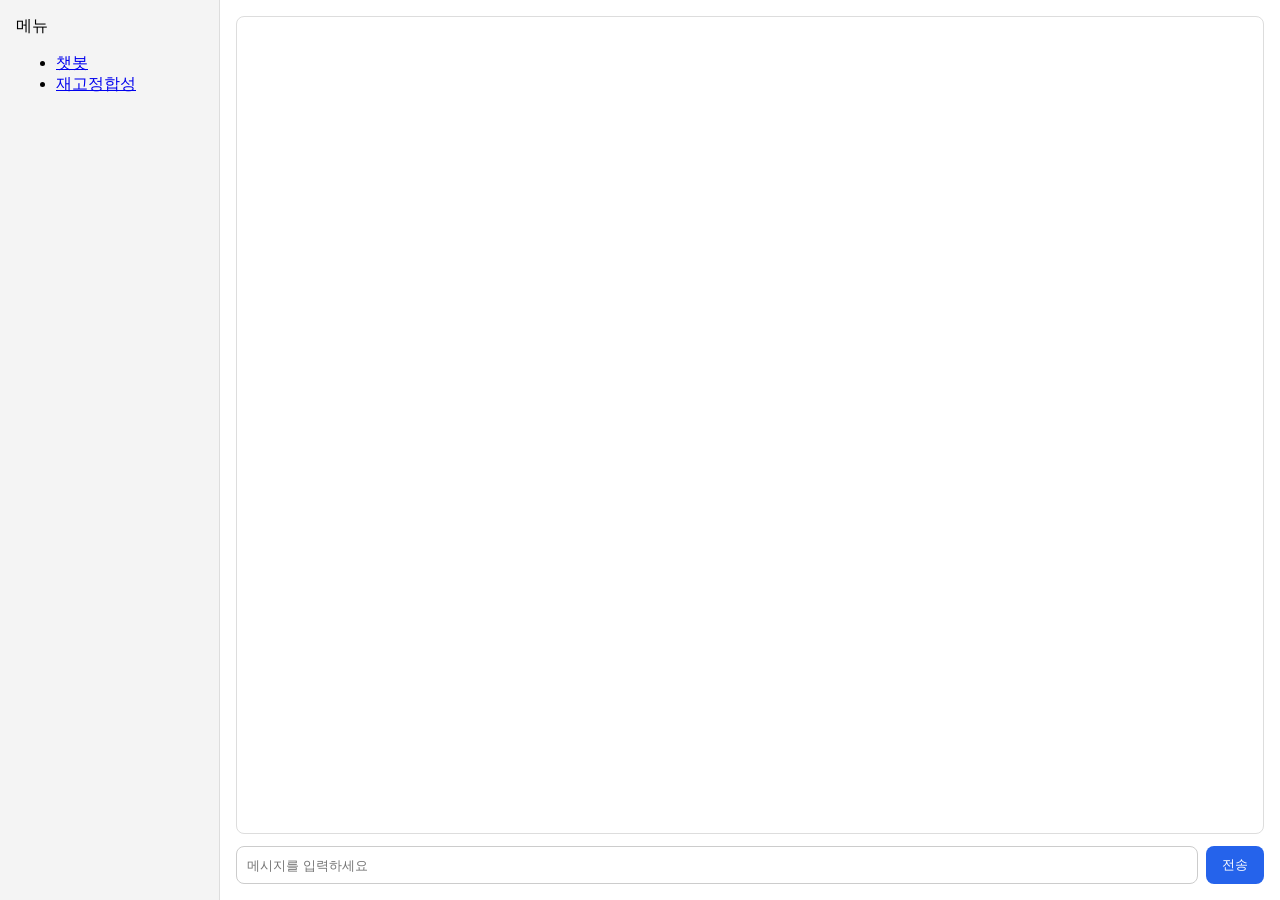
<file: target/classes/static/index.html>
<!DOCTYPE html>
<html lang="ko">
<head>
  <meta charset="UTF-8" />
  <meta name="viewport" content="width=device-width, initial-scale=1.0" />
  <title>챗봇</title>
  <style>
    body {
      margin: 0;
      font-family: Arial, sans-serif;
      display: flex;
      height: 100vh;
      overflow: hidden;
    }

    #sidebar-container {
      width: 220px;
      background: #f4f4f4;
      border-right: 1px solid #ddd;
      padding: 16px;
      box-sizing: border-box;
    }

    .main {
      flex: 1;
      display: flex;
      flex-direction: column;
      padding: 16px;
      box-sizing: border-box;
      gap: 12px;
    }

    #chatBody {
      flex: 1;
      border: 1px solid #ddd;
      border-radius: 8px;
      padding: 12px;
      overflow-y: auto;
      background: #fff;
    }

    .message {
      margin-bottom: 10px;
      display: flex;
    }

    .message.user {
      justify-content: flex-end;
    }

    .message.bot {
      justify-content: flex-start;
    }

    .bubble {
      max-width: 70%;
      padding: 10px 14px;
      border-radius: 12px;
      background: #e5e7eb;
      white-space: pre-wrap;
      word-break: break-word;
    }

    .message.user .bubble {
      background: #dbeafe;
    }

    .input-area {
      display: flex;
      gap: 8px;
    }

    #messageInput {
      flex: 1;
      padding: 10px;
      border: 1px solid #ccc;
      border-radius: 8px;
    }

    #sendBtn {
      padding: 10px 16px;
      border: none;
      border-radius: 8px;
      background: #2563eb;
      color: white;
      cursor: pointer;
    }

    #sendBtn\:disabled {
      background: #9ca3af;
      cursor: not-allowed;
    }
  </style>
</head>
<body>
  <div id="sidebar-container"></div>

  <div class="main">
    <div id="chatBody"></div>

    <div class="input-area">
      <input type="text" id="messageInput" placeholder="메시지를 입력하세요" />
      <button id="sendBtn">전송</button>
    </div>
  </div>

  <script src="./js/common.js"></script>

  <script>
    document.addEventListener("DOMContentLoaded", function () {
      const input = document.getElementById("messageInput");
      const sendBtn = document.getElementById("sendBtn");

      if (input) {
        input.addEventListener("keypress", function (e) {
          if (e.key === "Enter") {
            sendMessage();
          }
        });
      }

      if (sendBtn) {
        sendBtn.addEventListener("click", sendMessage);
      }
    });

    async function sendMessage() {
      const input = document.getElementById("messageInput");
      const sendBtn = document.getElementById("sendBtn");

      if (!input || !sendBtn) {
        console.error("messageInput 또는 sendBtn 요소가 없습니다.");
        return;
      }

      const message = input.value.trim();
      if (!message) return;

      addMessage("user", message);
      input.value = "";
      sendBtn.disabled = true;

      const loadingId = addMessage("bot", "응답 생성 중...");

      try {
        const res = await fetch("/api/chat", {
          method: "POST",
          headers: {
            "Content-Type": "application/json"
          },
          body: JSON.stringify({
            message: message,
            user: "test1234",
            conversation_id: "",
            files: [
              {
                type: "image",
                transfer_method: "remote_url",
                url: "https://api.abclab.ktds.com/v1/logo/logo.png"
              }
            ]
          })
        });

        if (!res.ok) {
          throw new Error("HTTP " + res.status);
        }

        const data = await res.json();
        const reply = data.reply ?? "응답이 없습니다.";

        removeMessage(loadingId);
        addMessage("bot", reply);

      } catch (error) {
        removeMessage(loadingId);
        addMessage("bot", "오류 발생: " + error.message);
      } finally {
        sendBtn.disabled = false;
      }
    }

    function addMessage(type, text) {
      const chatBody = document.getElementById("chatBody");
      if (!chatBody) {
        console.error("chatBody 요소가 없습니다.");
        return null;
      }

      const div = document.createElement("div");
      div.className = "message " + type;

      const bubble = document.createElement("div");
      bubble.className = "bubble";
      bubble.textContent = text;

      div.appendChild(bubble);
      chatBody.appendChild(div);
      chatBody.scrollTop = chatBody.scrollHeight;

      return div;
    }

    function removeMessage(element) {
      if (element && element.parentNode) {
        element.parentNode.removeChild(element);
      }
    }
  </script>
</body>
</html>
</file>
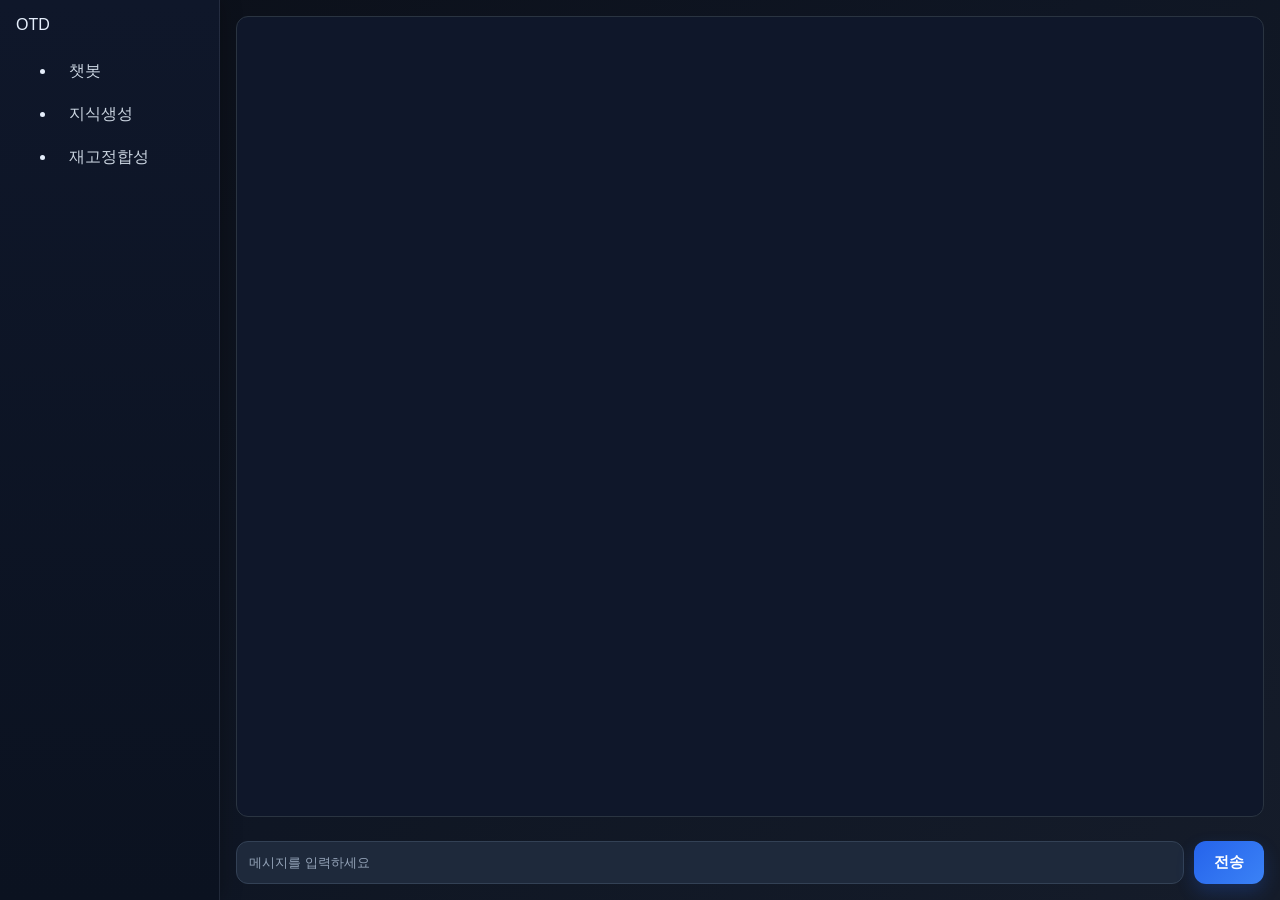
<file: src/main/resources/static/index.html>
<!DOCTYPE html>
<html lang="ko">
<head>
  <meta charset="UTF-8" />
  <meta name="viewport" content="width=device-width, initial-scale=1.0" />
  <title>챗봇</title>
  <link rel="stylesheet" href="./css/common.css">
  <style>
   

   #chatBody {
	  flex: 1;
	  border: 1px solid #2a3441;
	  border-radius: 12px;
	  padding: 16px;
	  overflow-y: auto;
	  background: #0f172a; /* slate-900 */
	}
	
	.message {
	  margin-bottom: 12px;
	  display: flex;
	}
	
	.message.user {
	  justify-content: flex-end;
	}
	
	.message.bot {
	  justify-content: flex-start;
	}
	
	.bubble {
	  max-width: 70%;
	  padding: 12px 16px;
	  border-radius: 16px;
	  background: #1e293b;
	  color: #e2e8f0;
	  white-space: pre-wrap;
	  word-break: break-word;
	  border: 1px solid #334155;
	  box-shadow: 0 4px 12px rgba(0, 0, 0, 0.15);
	}
	
	.message.user .bubble {
	  background: linear-gradient(
	    135deg,
	    #2563eb,
	    #3b82f6
	  );
	  color: white;
	  border: none;
	}
	
	.message.bot .bubble {
	  background: linear-gradient(
	    135deg,
	    #6d28d9,
	    #8b5cf6
	  );
	  color: white;
	  border: none;
	}
	.input-area {
	  display: flex;
	  gap: 10px;
	  margin-top: 12px;
	}
	
	#messageInput {
	  flex: 1;
	  padding: 12px;
	  border: 1px solid #334155;
	  border-radius: 12px;
	  background: #1e293b;
	  color: #f8fafc;
	  outline: none;
	}
	
	#messageInput::placeholder {
	  color: #94a3b8;
	}
	
	#messageInput:focus {
	  border-color: #3b82f6;
	  box-shadow: 0 0 0 3px rgba(59, 130, 246, 0.2);
	}
	
	#sendBtn {
	  padding: 12px 20px;
	  border: none;
	  border-radius: 12px;
	  background: linear-gradient(
	    135deg,
	    #2563eb,
	    #3b82f6
	  );
	  color: white;
	  font-weight: 600;
	  cursor: pointer;
	  transition: all 0.2s ease;
	}
	
	#sendBtn:hover {
	  transform: translateY(-1px);
	  box-shadow: 0 6px 18px rgba(37, 99, 235, 0.35);
	}
	
	#sendBtn:disabled {
	  background: #475569;
	  cursor: not-allowed;
	  box-shadow: none;
	}
  </style>
</head>
<body>
  <div id="sidebar-container"></div>

  <div class="main">
    <div id="chatBody"></div>

    <div class="input-area">
      <input type="text" id="messageInput" placeholder="메시지를 입력하세요" />
      <button id="sendBtn">전송</button>
    </div>
  </div>

  <script src="./js/common.js"></script>

  <script>
    document.addEventListener("DOMContentLoaded", function () {
      const input = document.getElementById("messageInput");
      const sendBtn = document.getElementById("sendBtn");

      if (input) {
        input.addEventListener("keypress", function (e) {
          if (e.key === "Enter") {
            sendMessage();
          }
        });
      }

      if (sendBtn) {
        sendBtn.addEventListener("click", sendMessage);
      }
    });

    async function sendMessage() {
      const input = document.getElementById("messageInput");
      const sendBtn = document.getElementById("sendBtn");

      if (!input || !sendBtn) {
        console.error("messageInput 또는 sendBtn 요소가 없습니다.");
        return;
      }

      const message = input.value.trim();
      if (!message) return;

      addMessage("user", message);
      input.value = "";
      sendBtn.disabled = true;

      const loadingId = addMessage("bot", "응답 생성 중...");

      try {
        const res = await fetch("/api/chat", {
          method: "POST",
          headers: {
            "Content-Type": "application/json"
          },
          body: JSON.stringify({
            message: message,
            user: "test1234",
            conversation_id: "",
            files: [
              {
                type: "image",
                transfer_method: "remote_url",
                url: "https://api.abclab.ktds.com/v1/logo/logo.png"
              }
            ]
          })
        });

        if (!res.ok) {
          throw new Error("HTTP " + res.status);
        }

        const data = await res.json();
        const reply = data.reply ?? "응답이 없습니다.";

        removeMessage(loadingId);
        addMessage("bot", reply);

      } catch (error) {
        removeMessage(loadingId);
        addMessage("bot", "오류 발생: " + error.message);
      } finally {
        sendBtn.disabled = false;
      }
    }

    function addMessage(type, text) {
      const chatBody = document.getElementById("chatBody");
      if (!chatBody) {
        console.error("chatBody 요소가 없습니다.");
        return null;
      }

      const div = document.createElement("div");
      div.className = "message " + type;

      const bubble = document.createElement("div");
      bubble.className = "bubble";
      bubble.textContent = text;

      div.appendChild(bubble);
      chatBody.appendChild(div);
      chatBody.scrollTop = chatBody.scrollHeight;

      return div;
    }

    function removeMessage(element) {
      if (element && element.parentNode) {
        element.parentNode.removeChild(element);
      }
    }
  </script>
</body>
</html>
</file>
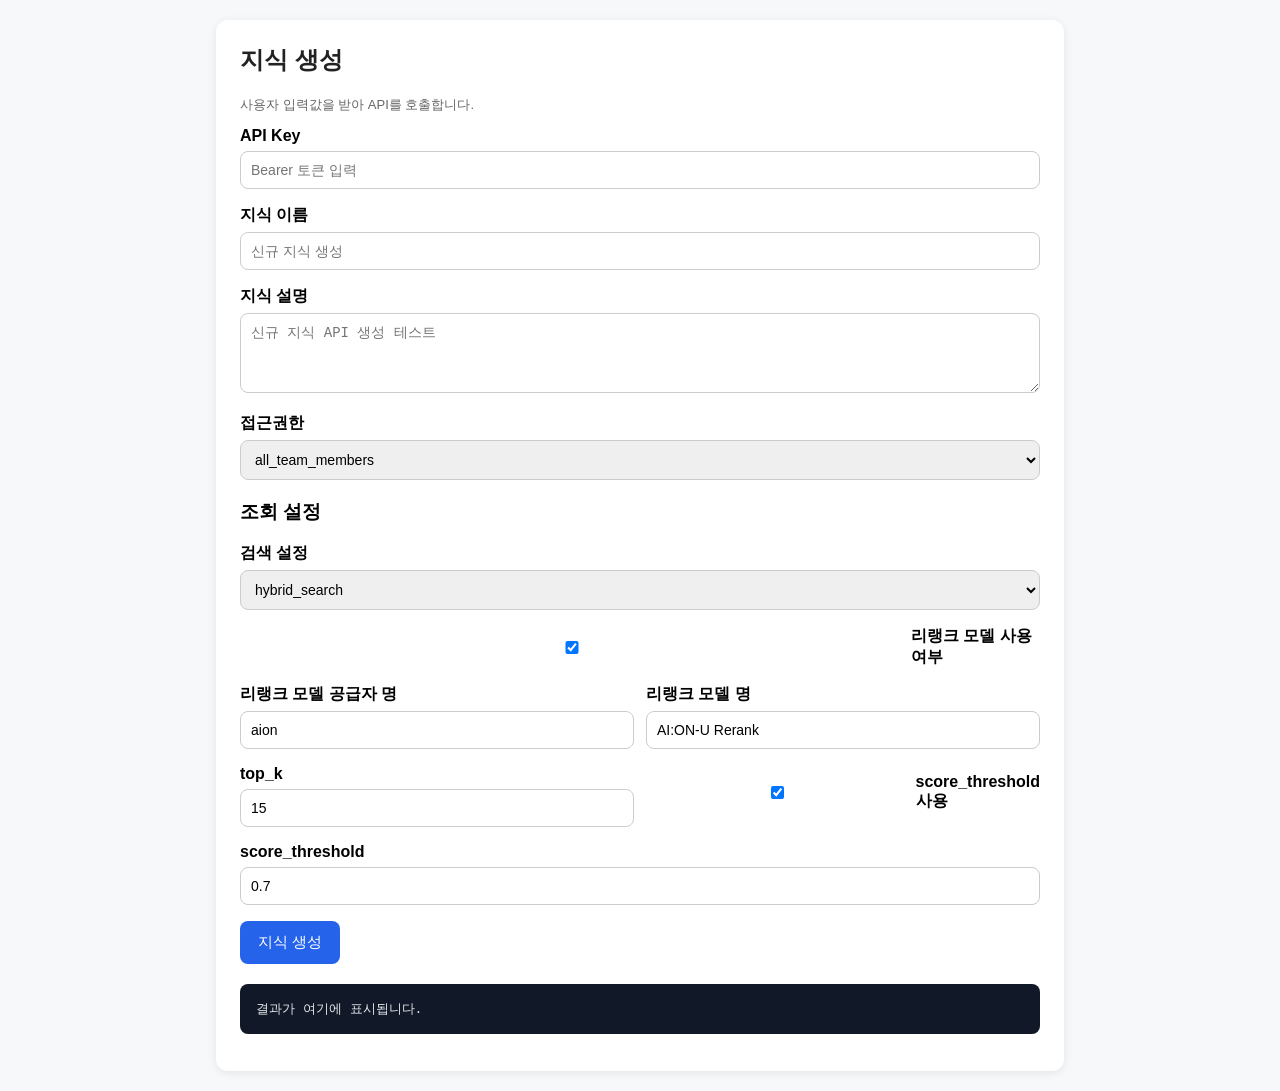
<file: target/classes/static/knowledge.html>
<!DOCTYPE html>
<html lang="ko">
<head>
  <meta charset="UTF-8" />
  <meta name="viewport" content="width=device-width, initial-scale=1.0" />
  <title>지식 생성 화면</title>
  <style>
    body {
      font-family: Arial, sans-serif;
      background: #f6f8fa;
      margin: 0;
      padding: 20px;
    }

    .container {
      max-width: 800px;
      margin: 0 auto;
      background: #fff;
      padding: 24px;
      border-radius: 12px;
      box-shadow: 0 2px 10px rgba(0,0,0,0.08);
    }

    h2 {
      margin-top: 0;
      color: #222;
    }

    .form-group {
      margin-bottom: 16px;
    }

    label {
      display: block;
      margin-bottom: 6px;
      font-weight: bold;
    }

    input, select, textarea {
      width: 100%;
      padding: 10px;
      border: 1px solid #ccc;
      border-radius: 8px;
      box-sizing: border-box;
      font-size: 14px;
    }

    textarea {
      resize: vertical;
      min-height: 80px;
    }

    .row {
      display: flex;
      gap: 12px;
    }

    .row .form-group {
      flex: 1;
    }

    .checkbox-group {
      display: flex;
      align-items: center;
      gap: 8px;
      margin-top: 8px;
    }

    button {
      background: #2563eb;
      color: white;
      border: none;
      padding: 12px 18px;
      border-radius: 8px;
      cursor: pointer;
      font-size: 15px;
    }

    button\:hover {
      background: #1d4ed8;
    }

    pre {
      background: #111827;
      color: #e5e7eb;
      padding: 16px;
      border-radius: 8px;
      overflow: auto;
      margin-top: 20px;
    }

    .small {
      color: #666;
      font-size: 13px;
    }
  </style>
</head>
<body>
  <div class="container">
    <h2>지식 생성</h2>
    <p class="small">사용자 입력값을 받아 API를 호출합니다.</p>

    <div class="form-group">
      <label for="apiKey">API Key</label>
      <input type="password" id="apiKey" placeholder="Bearer 토큰 입력" />
    </div>

    <div class="form-group">
      <label for="name">지식 이름</label>
      <input type="text" id="name" placeholder="신규 지식 생성" />
    </div>

    <div class="form-group">
      <label for="description">지식 설명</label>
      <textarea id="description" placeholder="신규 지식 API 생성 테스트"></textarea>
    </div>

    <div class="form-group">
      <label for="permission">접근권한</label>
      <select id="permission">
        <option value="all_team_members">all_team_members</option>
        <option value="private">private</option>
        <option value="public">public</option>
      </select>
    </div>

    <h3>조회 설정</h3>

    <div class="form-group">
      <label for="search_method">검색 설정</label>
      <select id="search_method">
        <option value="hybrid_search">hybrid_search</option>
        <option value="keyword_search">keyword_search</option>
        <option value="semantic_search">semantic_search</option>
      </select>
    </div>

    <div class="form-group">
      <label class="checkbox-group">
        <input type="checkbox" id="reranking_enable" checked />
        리랭크 모델 사용 여부
      </label>
    </div>

    <div class="row">
      <div class="form-group">
        <label for="reranking_provider_name">리랭크 모델 공급자 명</label>
        <input type="text" id="reranking_provider_name" value="aion" />
      </div>
      <div class="form-group">
        <label for="reranking_model_name">리랭크 모델 명</label>
        <input type="text" id="reranking_model_name" value="AI:ON-U Rerank" />
      </div>
    </div>

    <div class="row">
      <div class="form-group">
        <label for="top_k">top_k</label>
        <input type="number" id="top_k" value="15" />
      </div>
      <div class="form-group">
        <label class="checkbox-group">
          <input type="checkbox" id="score_threshold_enabled" checked />
          score_threshold 사용
        </label>
      </div>
    </div>

    <div class="form-group">
      <label for="score_threshold">score_threshold</label>
      <input type="number" id="score_threshold" step="0.01" value="0.7" />
    </div>

    <button onclick="createDataset()">지식 생성</button>

    <pre id="result">결과가 여기에 표시됩니다.</pre>
  </div>

  <script>
    async function createDataset() {
      const apiKey = document.getElementById('apiKey').value.trim();
      const name = document.getElementById('name').value.trim();
      const description = document.getElementById('description').value.trim();
      const permission = document.getElementById('permission').value;
      const search_method = document.getElementById('search_method').value;
      const reranking_enable = document.getElementById('reranking_enable').checked;
      const reranking_provider_name = document.getElementById('reranking_provider_name').value.trim();
      const reranking_model_name = document.getElementById('reranking_model_name').value.trim();
      const top_k = parseInt(document.getElementById('top_k').value, 10);
      const score_threshold_enabled = document.getElementById('score_threshold_enabled').checked;
      const score_threshold = parseFloat(document.getElementById('score_threshold').value);

      const payload = {
        name,
        description,
        permission,
        retrieval_model: {
          search_method,
          reranking_enable,
          reranking_model: {
            reranking_provider_name,
            reranking_model_name
          },
          top_k,
          score_threshold_enabled,
          score_threshold
        }
      };

      document.getElementById('result').textContent = '요청 중...';

      try {
        const response = await fetch('https\://api.abclab.ktds.com/v1/datasets', {
          method: 'POST',
          headers: {
            'Authorization': `Bearer ${apiKey}`,
            'Content-Type': 'application/json'
          },
          body: JSON.stringify(payload)
        });

        const text = await response.text();

        if (!response.ok) {
          document.getElementById('result').textContent =
            `에러 발생 (${response.status})\n\n${text}`;
          return;
        }

        document.getElementById('result').textContent =
          `성공\n\n${text}`;
      } catch (error) {
        document.getElementById('result').textContent =
          `네트워크 또는 CORS 오류\n\n${error.message}`;
      }
    }
  </script>
</body>
</html>
</file>
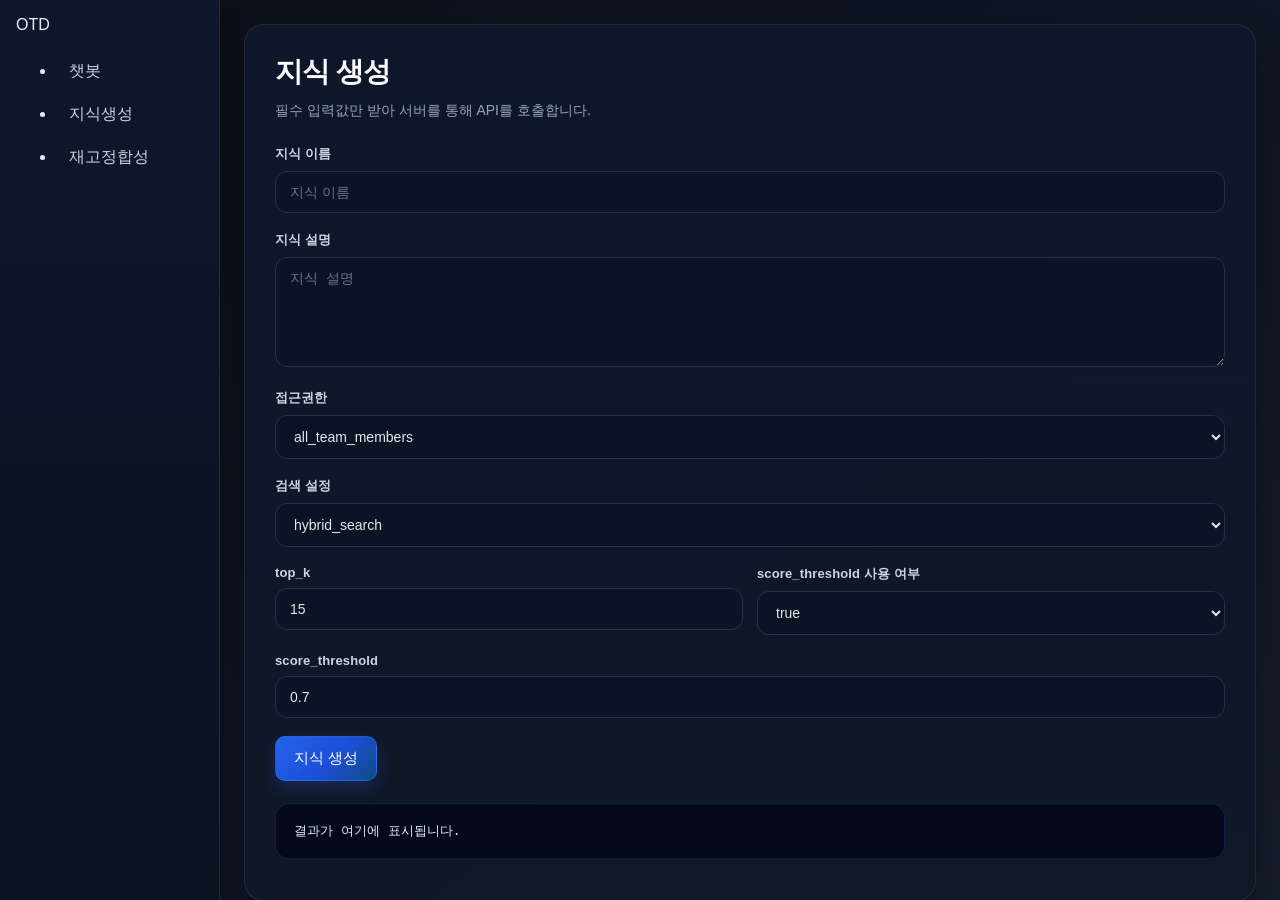
<file: src/main/resources/static/knowledge.html>
<!DOCTYPE html>
<html lang="ko">
<head>
  <meta charset="UTF-8" />
  <meta name="viewport" content="width=device-width, initial-scale=1.0" />
  <title>지식 생성 화면</title>
  <link rel="stylesheet" href="./css/common.css">
<style>
  :root {
    --bg: #0b1220;
    --panel: #0f172a;
    --panel-2: #111827;
    --panel-border: rgba(148, 163, 184, 0.14);
    --text: #e5e7eb;
    --muted: #94a3b8;
    --primary: #2563eb;
    --primary-hover: #1d4ed8;
    --input-bg: #0b1324;
    --input-border: #24324a;
    --shadow: 0 18px 40px rgba(0, 0, 0, 0.35);
    --shadow-soft: 0 10px 24px rgba(0, 0, 0, 0.22);
  }

  * {
    box-sizing: border-box;
  }

  .main {
    min-height: 100vh;
    padding: 24px;
  }

  .container {
    width: 100%;
    max-width: none;
    margin: 0;
    padding: 28px 30px;
    background: linear-gradient(180deg, rgba(15, 23, 42, 0.96), rgba(17, 24, 39, 0.96));
    border: 1px solid var(--panel-border);
    border-radius: 20px;
    box-shadow: var(--shadow);
  }

  h2 {
    margin: 0 0 8px;
    font-size: 28px;
    font-weight: 800;
    letter-spacing: -0.03em;
    color: #f8fafc;
  }

  .small {
    margin: 0 0 24px;
    color: var(--muted);
    font-size: 14px;
    line-height: 1.6;
  }

  .form-group {
    margin-bottom: 18px;
  }

  label {
    display: block;
    margin-bottom: 8px;
    font-size: 13px;
    font-weight: 700;
    color: #cbd5e1;
    letter-spacing: 0.01em;
  }

  input,
  select,
  textarea {
    width: 100%;
    padding: 12px 14px;
    border: 1px solid var(--input-border);
    border-radius: 12px;
    background: var(--input-bg);
    color: var(--text);
    font-size: 14px;
    outline: none;
    transition: border-color 0.18s ease, box-shadow 0.18s ease, transform 0.18s ease;
  }

  input::placeholder,
  textarea::placeholder {
    color: #64748b;
  }

  input:focus,
  select:focus,
  textarea:focus {
    border-color: rgba(37, 99, 235, 0.9);
    box-shadow: 0 0 0 4px rgba(37, 99, 235, 0.18);
  }

  textarea {
    resize: vertical;
    min-height: 110px;
  }

  .row {
    display: flex;
    gap: 14px;
  }

  .row .form-group {
    flex: 1;
  }


  pre {
    margin-top: 22px;
    padding: 18px;
    border-radius: 14px;
    background: #050816;
    color: #dbeafe;
    border: 1px solid rgba(59, 130, 246, 0.18);
    overflow: auto;
    white-space: pre-wrap;
    word-break: break-word;
    box-shadow: inset 0 1px 0 rgba(255, 255, 255, 0.03);
  }

  /* 스크롤바 */
  pre::-webkit-scrollbar {
    height: 10px;
    width: 10px;
  }

  pre::-webkit-scrollbar-thumb {
    background: rgba(148, 163, 184, 0.35);
    border-radius: 999px;
  }

  pre::-webkit-scrollbar-track {
    background: transparent;
  }

  @media (max-width: 768px) {
    .main {
      padding: 16px;
    }

    .container {
      padding: 20px;
      border-radius: 16px;
    }

    .row {
      flex-direction: column;
      gap: 0;
    }

    h2 {
      font-size: 24px;
    }
  }
</style>

</head>
<body>
  <div id="sidebar-container"></div>

  <div class="main">
    <div class="container">
      <h2>지식 생성</h2>
      <p class="small">필수 입력값만 받아 서버를 통해 API를 호출합니다.</p>

      <div class="form-group">
        <label for="name">지식 이름</label>
        <input type="text" id="name" placeholder="지식 이름" />
      </div>

      <div class="form-group">
        <label for="description">지식 설명</label>
        <textarea id="description" placeholder="지식 설명"></textarea>
      </div>

      <div class="form-group">
        <label for="permission">접근권한</label>
        <select id="permission">
          <option value="all_team_members">all_team_members</option>
          <option value="private">private</option>
          <option value="public">public</option>
        </select>
      </div>

      <div class="form-group">
        <label for="search_method">검색 설정</label>
        <select id="search_method">
          <option value="hybrid_search">hybrid_search</option>
          <option value="keyword_search">keyword_search</option>
          <option value="semantic_search">semantic_search</option>
        </select>
      </div>

      <div class="row">
        <div class="form-group">
          <label for="top_k">top_k</label>
          <input type="number" id="top_k" value="15" />
        </div>
        <div class="form-group">
          <label for="score_threshold_enabled">score_threshold 사용 여부</label>
          <select id="score_threshold_enabled">
            <option value="true">true</option>
            <option value="false">false</option>
          </select>
        </div>
      </div>

      <div class="form-group">
        <label for="score_threshold">score_threshold</label>
        <input type="number" id="score_threshold" step="0.01" value="0.7" />
      </div>

      <button onclick="createDataset()">지식 생성</button>

      <pre id="result">결과가 여기에 표시됩니다.</pre>
    </div>
  </div>

  <script src="./js/common.js"></script>
  <script>
    async function createDataset() {
      const name = document.getElementById('name').value.trim();
      const description = document.getElementById('description').value.trim();
      const permission = document.getElementById('permission').value;
      const search_method = document.getElementById('search_method').value;
      const top_k = parseInt(document.getElementById('top_k').value, 10);
      const score_threshold_enabled = document.getElementById('score_threshold_enabled').value === 'true';
      const score_threshold = parseFloat(document.getElementById('score_threshold').value);

      if (!name || !description) {
        document.getElementById('result').textContent = '지식 이름과 지식 설명은 필수 입력입니다.';
        return;
      }

      const payload = {
        name,
        description,
        permission,
        retrieval_model: {
          search_method,
          top_k,
          score_threshold_enabled,
          score_threshold
        }
      };

      document.getElementById('result').textContent = '요청 중...';

      try {
        const response = await fetch('/api/update', {
          method: 'POST',
          headers: {
            'Content-Type': 'application/json'
          },
          body: JSON.stringify(payload)
        });

        const text = await response.text();

        if (!response.ok) {
          document.getElementById('result').textContent =
            `에러 발생 (${response.status})\n\n${text}`;
          return;
        }

        document.getElementById('result').textContent =
          `성공\n\n${text}`;
      } catch (error) {
        document.getElementById('result').textContent =
          `네트워크 또는 CORS 오류\n\n${error.message}`;
      }
    }
  </script>
</body>
</html>
</file>
<file: src/main/resources/static/css/common.css>
body {
  margin: 0;
  font-family: Arial, sans-serif;
  display: flex;
  height: 100vh;
  overflow: hidden;
  background: linear-gradient(135deg, #070b14 0%, #0b1220 50%, #111827 100%);
  color: #e5eefb;
}

#sidebar-container {
  width: 220px;
  background: linear-gradient(180deg, #0f172a 0%, #0b1220 100%);
  border-right: 1px solid rgba(148, 163, 184, 0.16);
  padding: 16px;
  box-sizing: border-box;
  box-shadow: 2px 0 18px rgba(0, 0, 0, 0.28);
}

.main {
  flex: 1;
  display: flex;
  flex-direction: column;
  padding: 16px;
  box-sizing: border-box;
  gap: 12px;
  overflow-y: auto;
  background: rgba(255, 255, 255, 0.015);
}

.menu a {
  display: block;
  color: #cbd5e1;
  text-decoration: none;
  font-weight: 500;
  padding: 10px 12px;
  border-radius: 8px;
  transition: all 0.2s ease;
  border: 1px solid transparent;
}

.menu a:hover {
  background: rgba(56, 189, 248, 0.08);
  color: #ffffff;
  border-color: rgba(56, 189, 248, 0.18);
}

.menu a.active {
  font-weight: 700;
  color: #ffffff;
  background: linear-gradient(135deg, #2563eb 0%, #0f4c81 100%);
  border-color: rgba(96, 165, 250, 0.22);
  box-shadow: 0 8px 18px rgba(37, 99, 235, 0.26);
}

button {
  background: linear-gradient(135deg, #2563eb 0%, #1d4ed8 55%, #0f4c81 100%);
  color: #ffffff;
  border: 1px solid rgba(96, 165, 250, 0.18);
  padding: 12px 18px;
  border-radius: 10px;
  cursor: pointer;
  font-size: 15px;
  transition: all 0.2s ease;
  box-shadow: 0 8px 18px rgba(37, 99, 235, 0.24);
}

button:hover {
  background: linear-gradient(135deg, #3b82f6 0%, #2563eb 55%, #1d4ed8 100%);
  transform: translateY(-1px);
  box-shadow: 0 12px 22px rgba(37, 99, 235, 0.32);
}

button:disabled {
  background: #64748b;
  border-color: transparent;
  cursor: not-allowed;
  box-shadow: none;
  transform: none;
}
</file>
